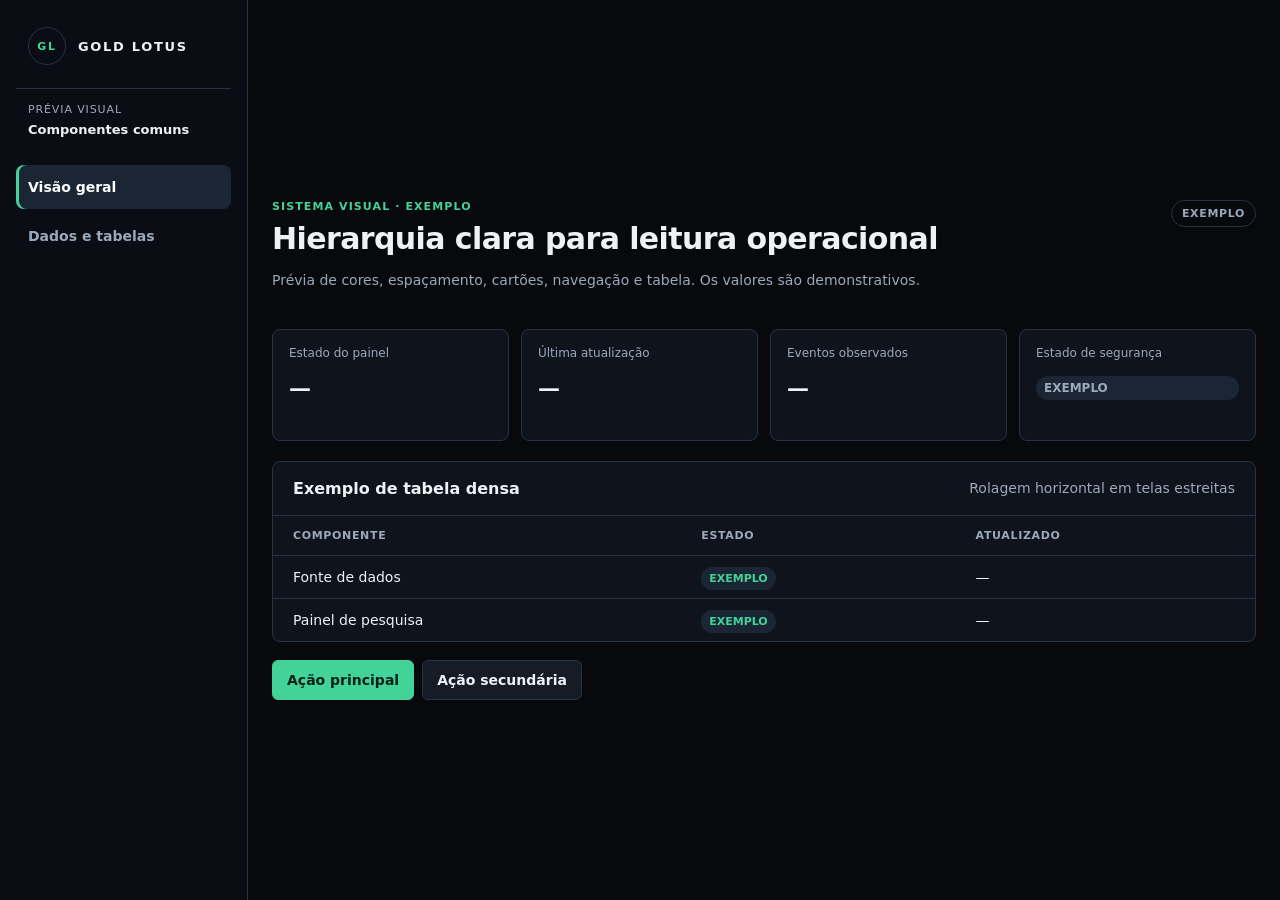
<file: services/1lotus/docs/design-preview.html>
<!doctype html>
<html lang="pt-BR">
<head>
  <meta charset="utf-8">
  <meta name="viewport" content="width=device-width, initial-scale=1">
  <meta name="color-scheme" content="dark">
  <title>Gold Lotus — prévia do sistema visual</title>
  <style>
    :root {
      color-scheme: dark;
      --lotus-bg: #07090d;
      --lotus-sidebar: #0a0e14;
      --lotus-surface: #0f141c;
      --lotus-surface-raised: #151c26;
      --lotus-border: #283242;
      --lotus-text: #edf2f7;
      --lotus-muted: #9ba9ba;
      --lotus-accent: #43d398;
      --lotus-accent-surface: #1b2634;
      --lotus-warning: #f6c667;
      --lotus-danger: #ff6b81;
      --lotus-info: #64b5ff;
      --lotus-space-1: 4px;
      --lotus-space-2: 8px;
      --lotus-space-3: 12px;
      --lotus-space-4: 16px;
      --lotus-space-6: 24px;
      --lotus-space-8: 32px;
      --lotus-radius-control: 6px;
      --lotus-radius-card: 8px;
      --lotus-radius-surface: 12px;
      --lotus-font-family: Inter, ui-sans-serif, system-ui, sans-serif;
      font-family: var(--lotus-font-family);
      color: var(--lotus-text);
      background: var(--lotus-bg);
    }
    * { box-sizing: border-box; }
    body { min-width: 320px; margin: 0; font-size: 14px; }
    :where(a, button, input, select, textarea, [tabindex]):focus-visible {
      outline: 2px solid var(--lotus-accent);
      outline-offset: 2px;
    }
    .shell { min-height: 100vh; display: grid; grid-template-columns: 248px minmax(0, 1fr); }
    aside { display: flex; flex-direction: column; padding: 24px 16px; background: var(--lotus-sidebar); border-right: 1px solid var(--lotus-border); }
    .brand { display: flex; align-items: center; gap: 12px; min-height: 44px; padding: 0 12px; font-size: 13px; font-weight: 800; letter-spacing: .13em; }
    .brand-mark { display: grid; width: 38px; height: 38px; place-items: center; border: 1px solid var(--lotus-border); border-radius: 50%; color: var(--lotus-accent); font-size: 11px; }
    .workspace-label { margin: 20px 0 14px; padding: 14px 12px; border-top: 1px solid var(--lotus-border); color: var(--lotus-muted); font-size: 11px; letter-spacing: .08em; text-transform: uppercase; }
    .workspace-label strong { display: block; margin-top: 6px; color: var(--lotus-text); font-size: 13px; letter-spacing: 0; text-transform: none; }
    nav { display: grid; gap: 5px; }
    nav a { display: flex; align-items: center; min-height: 44px; padding: 0 12px; border-radius: 8px; color: var(--lotus-muted); text-decoration: none; font-weight: 650; }
    nav a[aria-current="page"] { background: var(--lotus-accent-surface); color: #fff; box-shadow: inset 3px 0 0 var(--lotus-accent); }
    main { width: 100%; max-width: 1360px; margin: auto; padding: 24px; }
    header { display: flex; justify-content: space-between; align-items: flex-start; gap: 20px; margin-bottom: 24px; }
    .eyebrow { margin: 0 0 8px; color: var(--lotus-accent); font-size: 11px; font-weight: 800; letter-spacing: .1em; text-transform: uppercase; }
    h1 { margin: 0; font-size: clamp(24px, 3vw, 30px); letter-spacing: -.02em; text-wrap: balance; }
    .muted { color: var(--lotus-muted); line-height: 1.5; }
    .mode { padding: 6px 10px; border: 1px solid var(--lotus-border); border-radius: 999px; color: var(--lotus-muted); font-size: 11px; font-weight: 800; letter-spacing: .06em; }
    .grid { display: grid; grid-template-columns: repeat(4, minmax(0, 1fr)); gap: 12px; margin-bottom: 20px; }
    .card, .panel { border: 1px solid var(--lotus-border); border-radius: var(--lotus-radius-card); background: var(--lotus-surface); }
    .card { min-height: 112px; padding: 16px; }
    .card span { display: block; color: var(--lotus-muted); font-size: 12px; }
    .card strong { display: block; margin-top: 16px; font-size: 22px; font-variant-numeric: tabular-nums; }
    .panel { overflow: hidden; }
    .panel-heading { display: flex; align-items: center; justify-content: space-between; gap: 16px; padding: 16px 20px; border-bottom: 1px solid var(--lotus-border); }
    h2 { margin: 0; font-size: 16px; }
    .badge { padding: 5px 8px; border-radius: 999px; background: var(--lotus-accent-surface); color: var(--lotus-accent); font-size: 11px; font-weight: 750; }
    .table-wrap { overflow-x: auto; }
    table { width: 100%; min-width: 560px; border-collapse: collapse; text-align: left; }
    th, td { padding: 13px 20px; border-bottom: 1px solid var(--lotus-border); }
    th { color: var(--lotus-muted); font-size: 11px; font-weight: 700; letter-spacing: .06em; text-transform: uppercase; }
    td:last-child { font-variant-numeric: tabular-nums; }
    tr:last-child td { border-bottom: 0; }
    .actions { display: flex; gap: 8px; margin-top: 18px; }
    button { min-height: 40px; padding: 0 14px; border: 1px solid var(--lotus-border); border-radius: var(--lotus-radius-control); background: var(--lotus-surface-raised); color: var(--lotus-text); font: inherit; font-weight: 650; cursor: pointer; }
    button.primary { border-color: var(--lotus-accent); background: var(--lotus-accent); color: #062218; }
    @media (max-width: 860px) { .shell { display: block; } aside { padding: 14px 16px; border-right: 0; border-bottom: 1px solid var(--lotus-border); } .workspace-label { display: none; } nav { display: flex; overflow-x: auto; margin-top: 12px; } nav a { flex: 0 0 auto; } .grid { grid-template-columns: repeat(2, minmax(0, 1fr)); } }
    @media (max-width: 560px) { main { padding: 20px 16px; } header { flex-direction: column; } .grid { grid-template-columns: 1fr 1fr; gap: 8px; } .card { min-height: 96px; padding: 12px; } .card strong { font-size: 19px; } .panel-heading { align-items: flex-start; flex-direction: column; } }
  </style>
</head>
<body>
  <div class="shell">
    <aside>
      <div class="brand"><span class="brand-mark">GL</span> GOLD LOTUS</div>
      <div class="workspace-label">Prévia visual<strong>Componentes comuns</strong></div>
      <nav aria-label="Exemplo de navegação">
        <a href="#summary" aria-current="page">Visão geral</a>
        <a href="#table">Dados e tabelas</a>
      </nav>
    </aside>
    <main>
      <header id="summary">
        <div><p class="eyebrow">Sistema visual · exemplo</p><h1>Hierarquia clara para leitura operacional</h1><p class="muted">Prévia de cores, espaçamento, cartões, navegação e tabela. Os valores são demonstrativos.</p></div>
        <span class="mode">EXEMPLO</span>
      </header>
      <section class="grid" aria-label="Exemplos de cartões de resumo">
        <article class="card"><span>Estado do painel</span><strong>—</strong></article>
        <article class="card"><span>Última atualização</span><strong>—</strong></article>
        <article class="card"><span>Eventos observados</span><strong>—</strong></article>
        <article class="card"><span>Estado de segurança</span><strong><span class="badge">EXEMPLO</span></strong></article>
      </section>
      <section class="panel" id="table" aria-labelledby="table-title">
        <div class="panel-heading"><h2 id="table-title">Exemplo de tabela densa</h2><span class="muted">Rolagem horizontal em telas estreitas</span></div>
        <div class="table-wrap"><table><thead><tr><th>Componente</th><th>Estado</th><th>Atualizado</th></tr></thead><tbody><tr><td>Fonte de dados</td><td><span class="badge">EXEMPLO</span></td><td>—</td></tr><tr><td>Painel de pesquisa</td><td><span class="badge">EXEMPLO</span></td><td>—</td></tr></tbody></table></div>
      </section>
      <div class="actions"><button class="primary" type="button">Ação principal</button><button type="button">Ação secundária</button></div>
    </main>
  </div>
</body>
</html>
</file>
